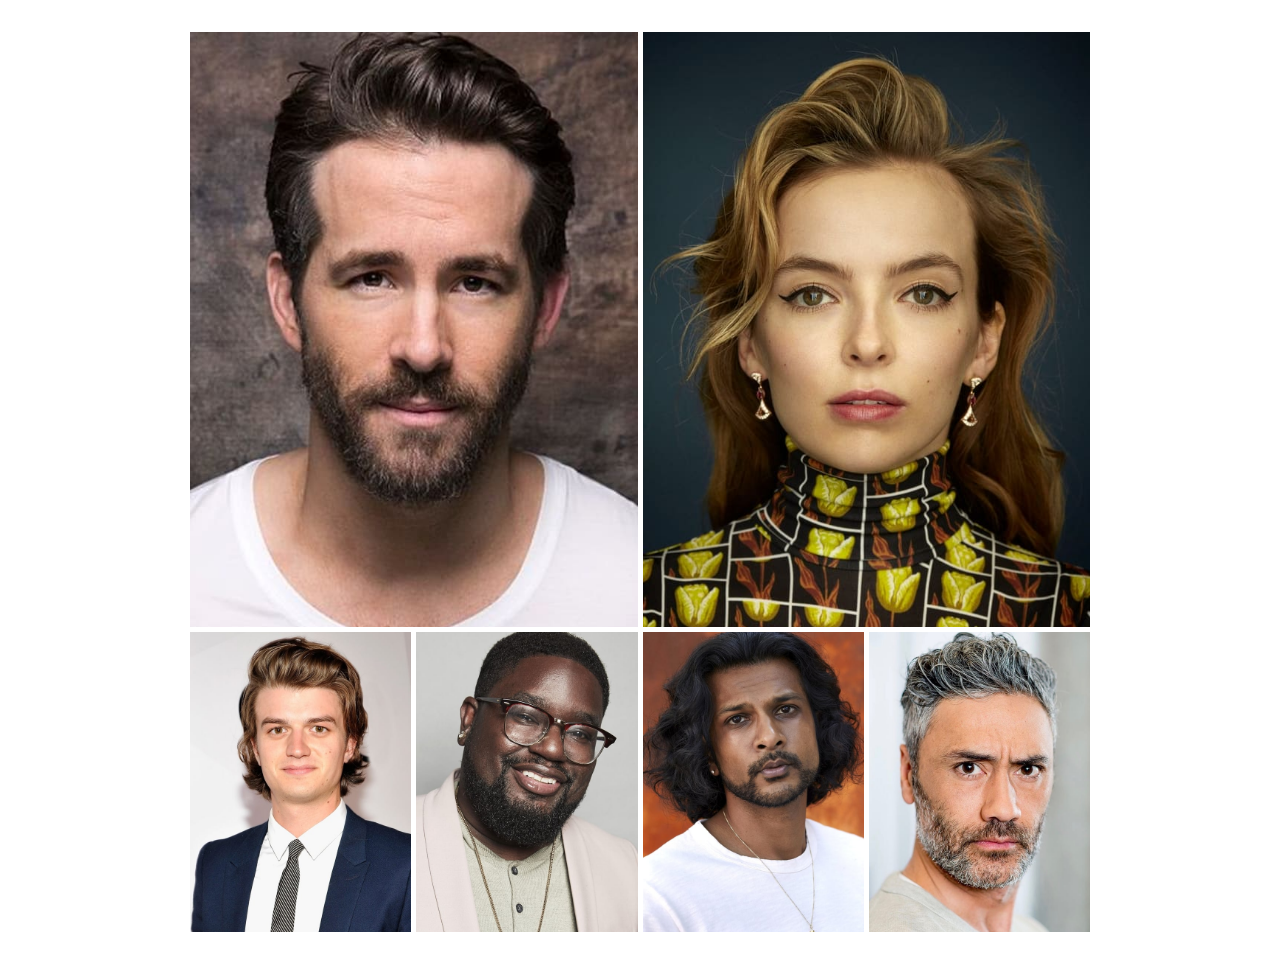
<file: actorsGallery.html>
<!DOCTYPE html>
<html lang="en">
<head>
    <meta charset="UTF-8">
    <meta http-equiv="X-UA-Compatible" content="IE=edge">
    <meta name="viewport" content="width=device-width, initial-scale=1.0">
    <link rel="stylesheet" href="css/gallery.css">
    <title>Free Guy Actors Gallery</title>
</head>
<body>

    <div class="container">

        <div class="ryan">
            <div class="img">
                <img src="images/ryan.jpg" alt="">
            </div>
        </div>

        <div class="jodie">
            <div class="img">
                <img src="images/jodie.jpg" alt="">
            </div>
        </div>

        <div class="joe">
            <div class="img">
                <img src="images/joe.jpg" alt="">
            </div>
        </div>

        <div class="lilrel">
            <div class="img">
                <img src="images/lilrel.jpg" alt="">
            </div>
        </div>

        <div class="utkarsh">
            <div class="img">
                <img src="images/utkarsh.jpg" alt="">
            </div>
        </div>

        <div class="taika">
            <div class="img">
                <img src="images/taika.jpg" alt="">
            </div>
        </div>

    </div>

</body>
</html>
</file>
<file: css/gallery.css>
* {
    margin: 0;
    padding: 0;
    box-sizing: border-box;
    /*border: 1px solid red;*/
}


.container {
    width: 900px;
    height: 900px;
    margin: 2rem auto;
    display: grid;
    grid-template-columns: repeat(4, 1fr);
    grid-template-rows: 595px 300px;
    gap: 5px;
}

.container > div {
    width: 100%;
    height: 100%;
}

.img {
    width: 100%;
    height: 100%;
}

.img img {
    width: 100%;
    height: 100%;
    object-fit: cover;
}

.ryan {
    grid-column: 1/3;
    grid-row: 1/2;
}

.jodie {
    grid-column: 3/5;
    grid-row: 1/2;
}

@media (max-width: 568px) {
    body {
        background-color: #000;
    }

    .container {
        width: auto;
        grid-template-columns: repeat(1, auto);
        grid-template-rows: repeat(6, 1fr);
        grid-template-areas: 
        "ryan"
        "jodie"
        "joe"
        "lilrel"
        "utkarsh"
        "taika"
        ;
    }

    .ryan {
        grid-area: ryan;
    }

    .jodie {
        grid-area: jodie;
    }

    .joe {
        grid-area: joe;
    }

    .lilrel {
        grid-area: lilrel;
    }

    .utkarsh {
        grid-area: utkarsh;
    }

    .taika {
        grid-area: taika;
    }
}
</file>
